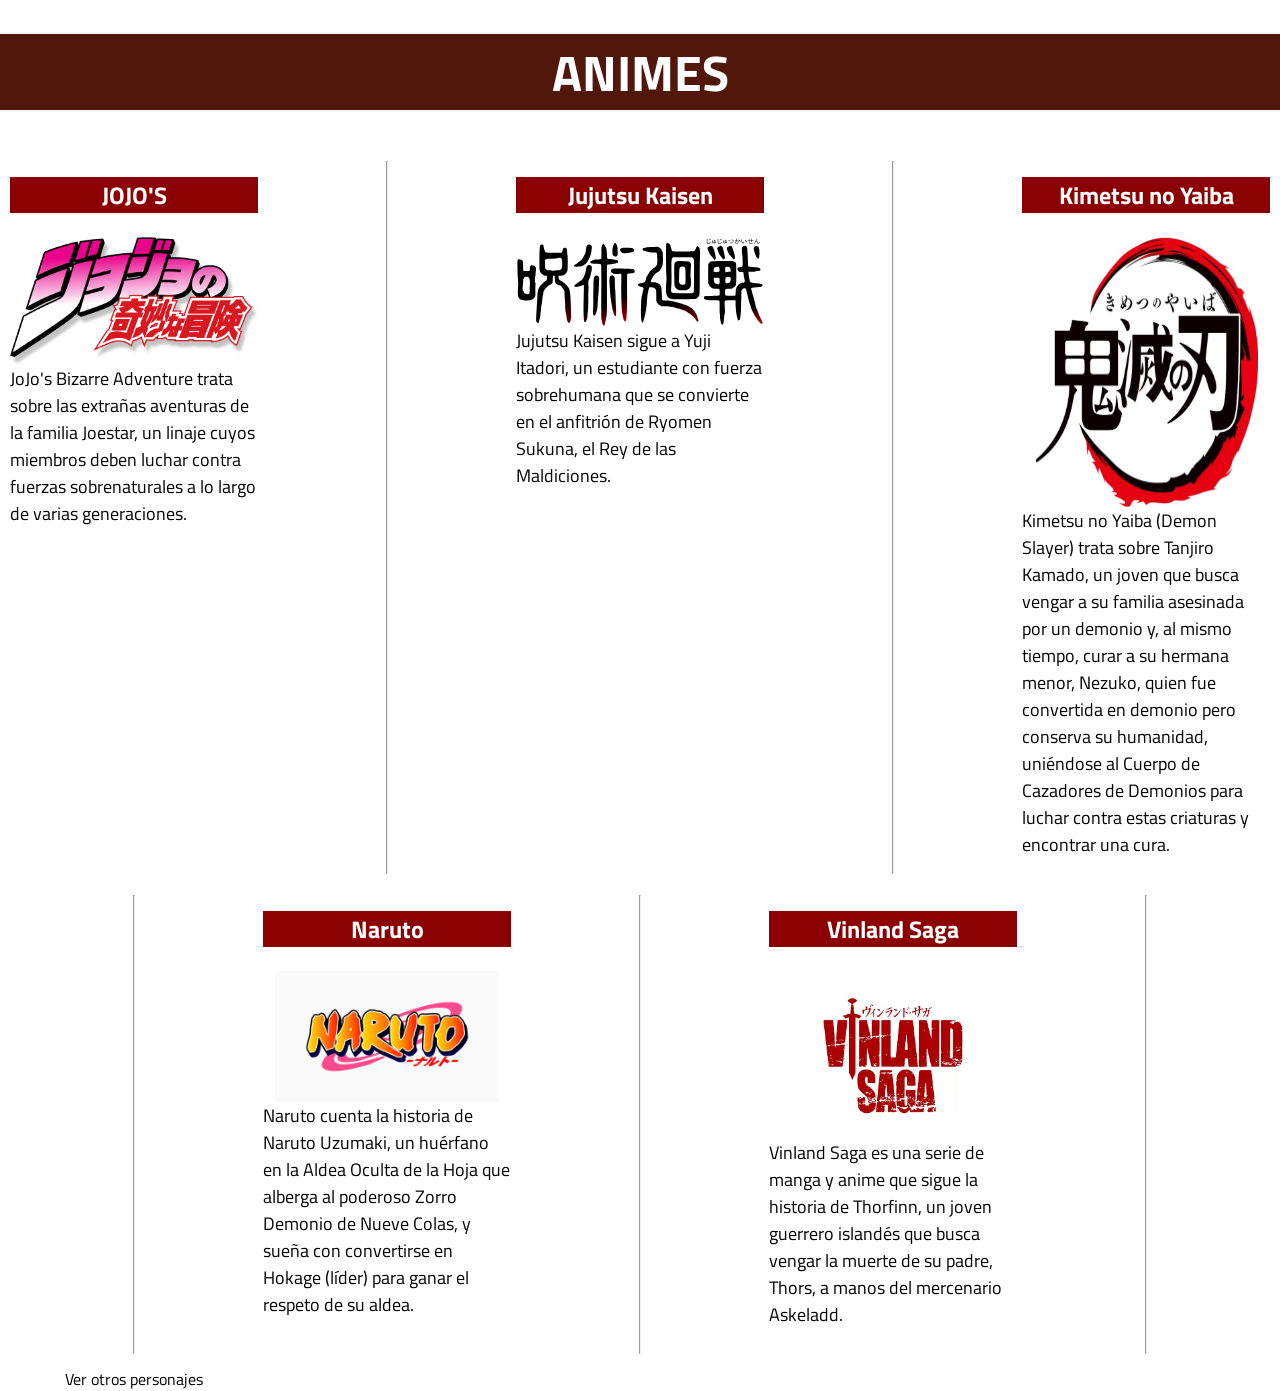
<file: ProjecteT1-P2-ING/index.html>
<!DOCTYPE html>
<html lang="ca">
<meta charset="UTF-8">
<meta name="viewport" content="width=device-width, initial-scale=1.0">
<meta http-equiv="X-UA-Compatible" content="ie=edge">
<link rel="stylesheet" href="css/index.css">
<header>
    <title>ProjecteT1-P2-ING</title>
</header>
<head>
<h1>ANIMES</h1>
</head>
<body>
<nav>
    <main>
        <article class="anime1">
            <div class="div1">
                <h3><a class="a1" href="anime1.html">JOJO'S</a></h3>
                <img class="img1" src="imagenes/JoJo's_Bizarre_Adventure_logo.png" alt="JOJOS">
                <span>JoJo's Bizarre Adventure trata sobre las extrañas aventuras de la familia Joestar, un linaje cuyos miembros deben luchar contra fuerzas sobrenaturales a lo largo de varias generaciones. </span>
                <br>
<!--                <a href="anime1.html">Enlace a Jojo's</a>-->
                <br>
            </div>
        </article>
        <hr>
        <article class="anime2">
            <div class="div2">
                <h3><a class="a2" href="anime2.html">Jujutsu Kaisen</a></h3>
                <img class="img2" src="imagenes/Jujutsu_Kaisen_(Japanese)_logo.svg" alt="Jujutsu">
                <span>Jujutsu Kaisen sigue a Yuji Itadori, un estudiante con fuerza sobrehumana que se convierte en el anfitrión de Ryomen Sukuna, el Rey de las Maldiciones.</span>
                <br>
<!--                <a href="anime2.html">Enlace a Jujutsu Kaisen</a>-->
            <br>
            </div>
        </article>
        <hr>
        <article class="anime3">
            <div class="div3">
                <h3><a class="a3" href="anime3.html ">Kimetsu no Yaiba</a></h3>
                <img class="img3" src="imagenes/b84727abde633dd81eb7e0caa8a429fd.jpg" alt="Kimetsu">
                <span>Kimetsu no Yaiba (Demon Slayer) trata sobre Tanjiro Kamado, un joven que busca vengar a su familia asesinada por un demonio y, al mismo tiempo, curar a su hermana menor, Nezuko, quien fue convertida en demonio pero conserva su humanidad, uniéndose al Cuerpo de Cazadores de Demonios para luchar contra estas criaturas y encontrar una cura. </span>
                <br>
<!--                <a href="anime3.html"> Enlace a Kimetsu no Yaiba</a>-->
                <br>
            </div>
        </article>
        <hr>
        <article class="anime4">
            <div class="div4">
                <h3><a class="a4" href="anime4.html ">Naruto</a></h3>
                <img class="img4" src="imagenes/Naruto_logo.png" alt="Naruto">
                <span>Naruto cuenta la historia de Naruto Uzumaki, un huérfano en la Aldea Oculta de la Hoja que alberga al poderoso Zorro Demonio de Nueve Colas, y sueña con convertirse en Hokage (líder) para ganar el respeto de su aldea.</span>
                <br>
<!--        <a href="anime4.html">Enlace a Naruto</a>-->
                <br>
            </div>
        </article>
        <hr>
        <article class="anime5">
            <div class="div5">
                <h3><a class="a5" href="anime5.html ">Vinland Saga</a></h3>
                <img class="img5" src="imagenes/f81af2fdf5607fce015b3c5dbc320e6d.jpg" alt="Vinland">
                <span>Vinland Saga es una serie de manga y anime que sigue la historia de Thorfinn, un joven guerrero islandés que busca vengar la muerte de su padre, Thors, a manos del mercenario Askeladd.</span>
<!--        <a href="anime5.html">Enlace a Vinland Saga</a>-->
                <br>
            </div>
        </article>
        <hr>
        <a class="carrusel" href="carrusel.html" style="text-decoration: none; text-align: center; color: black;">Ver otros personajes</a>
    </main>
</nav>
</body>
</html>
</file>
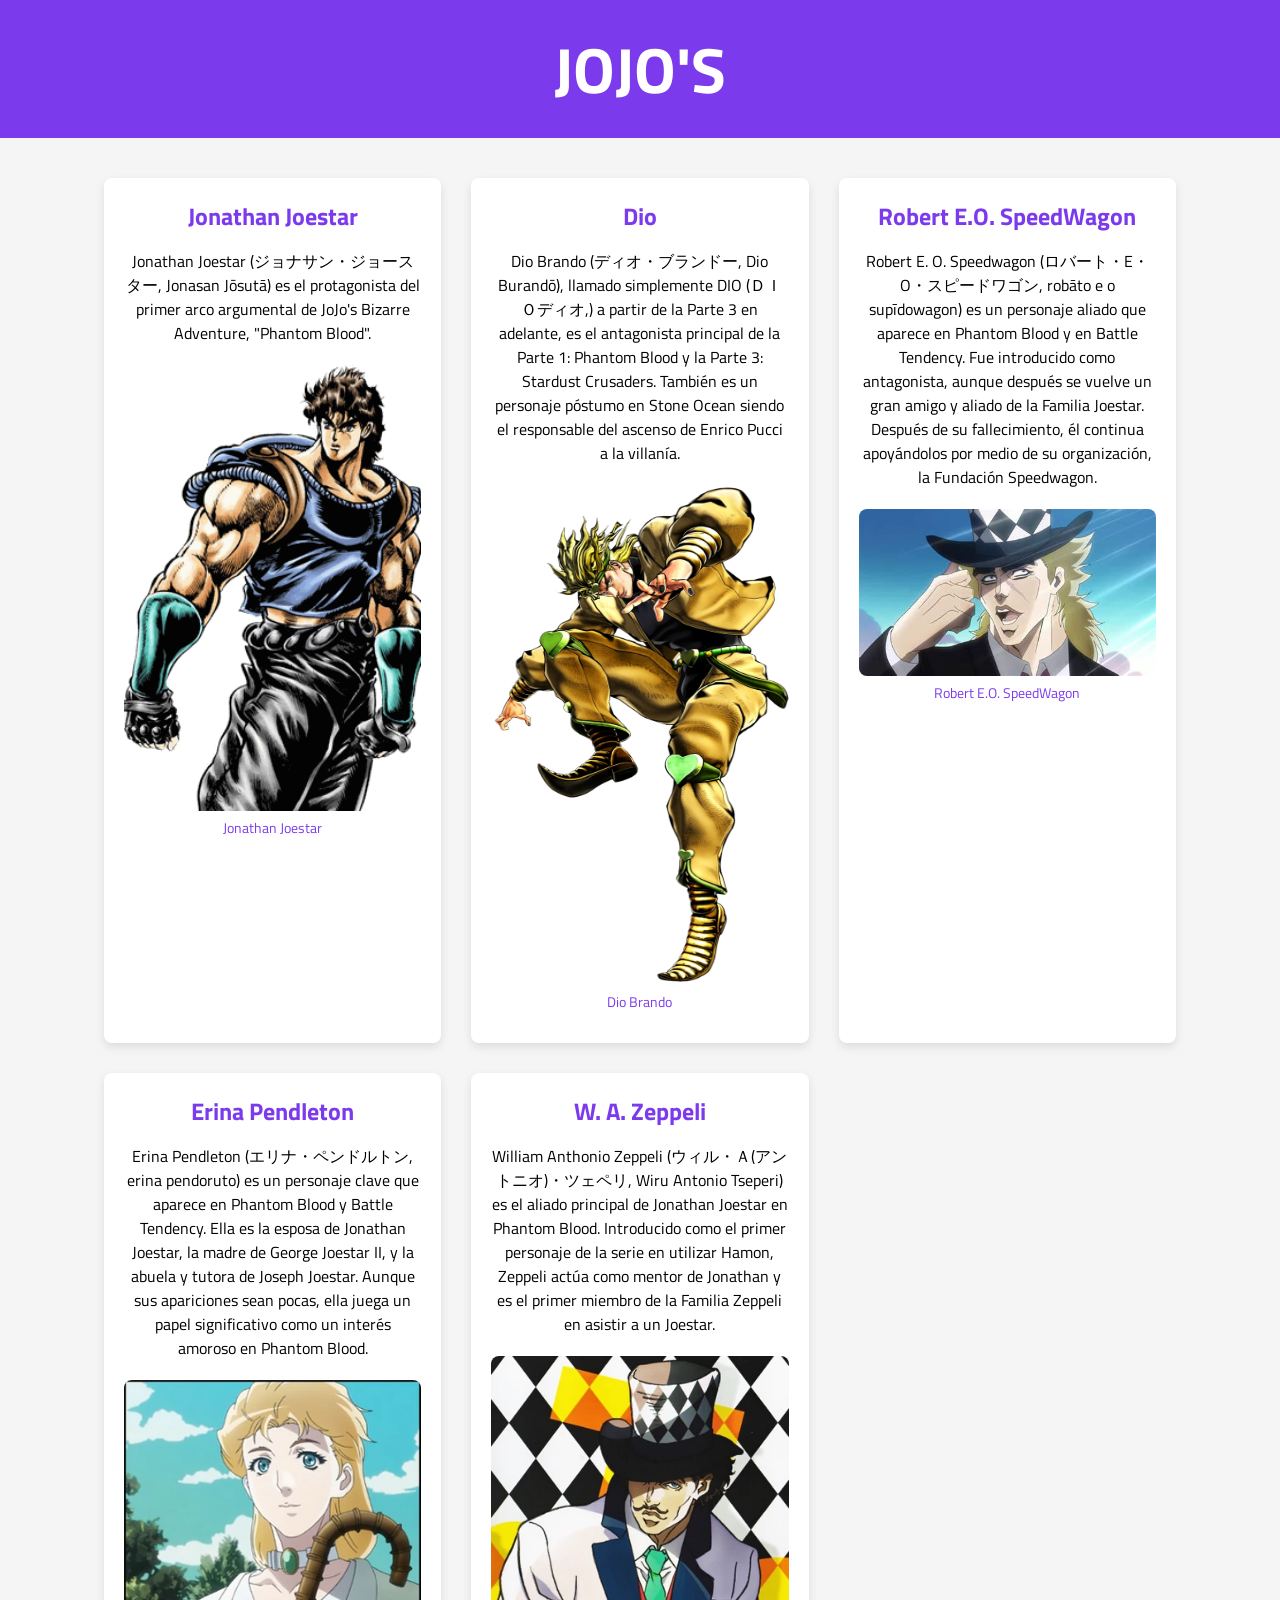
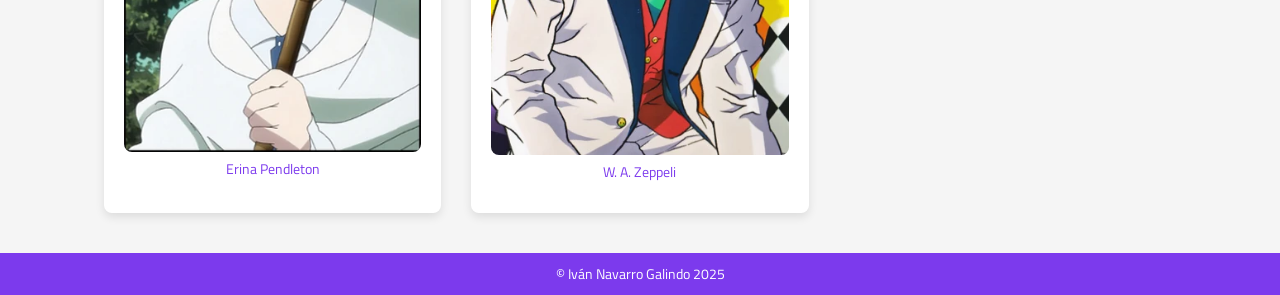
<file: ProjecteT1-P2-ING/anime1.html>
<!DOCTYPE html>
<html lang="ca">
<meta charset="UTF-8">
<link rel="stylesheet" href="css/anime1.css">
<head>
<title>JoJo's</title>
</head>
<header>
    <h1>JoJo's</h1>
</header>
<body>
<main>
    <article class="Jonathan">
        <div class="info-Jonathan">
            <h2>Jonathan Joestar</h2>
            <span>Jonathan Joestar (ジョナサン・ジョースター, Jonasan Jōsutā) es el protagonista del primer arco argumental de JoJo's Bizarre Adventure, "Phantom Blood".</span>
            <figure>
                <img src="imagenes/JonatahanJoestarAraki.png" alt="Jonathan Joestar">
                     <figcaption>Jonathan Joestar</figcaption>
            </figure>
        </div>
    </article>
    <article class="Dio">
        <div class="info-Dio">
            <h2>Dio</h2>
            <span>Dio Brando (ディオ・ブランドー, Dio Burandō), llamado simplemente DIO (ＤＩＯディオ,) a partir de la Parte 3 en adelante, es el antagonista principal de la Parte 1: Phantom Blood y la Parte 3: Stardust Crusaders. También es un personaje póstumo en Stone Ocean siendo el responsable del ascenso de Enrico Pucci a la villanía.</span>
            <figure>
                <img src="imagenes/Dio.webp" width="300" height="500" alt="Dio Brando">
                <figcaption>Dio Brando</figcaption>
            </figure>
        </div>
    </article>
    <article class="Speedwagon">
        <div class="info-Speedwagon">
            <h2>Robert E.O. SpeedWagon</h2>
            <span>Robert E. O. Speedwagon (ロバート・E・O・スピードワゴン, robāto e o supīdowagon) es un personaje aliado que aparece en Phantom Blood y en Battle Tendency. Fue introducido como antagonista, aunque después se vuelve un gran amigo y aliado de la Familia Joestar. Después de su fallecimiento, él continua apoyándolos por medio de su organización, la Fundación Speedwagon.</span>
            <figure>
                <img src="imagenes/9627mirtpec91.jpg" alt="Robert E.O. SpeedWagon">
                <figcaption>Robert E.O. SpeedWagon</figcaption>
            </figure>
        </div>
    </article>
    <article class="Erina">
        <div class="info-Erina">
            <h2>Erina Pendleton</h2>
            <span>Erina Pendleton (エリナ・ペンドルトン, erina pendoruto) es un personaje clave que aparece en Phantom Blood y Battle Tendency. Ella es la esposa de Jonathan Joestar, la madre de George Joestar II, y la abuela y tutora de Joseph Joestar.
                Aunque sus apariciones sean pocas, ella juega un papel significativo como un interés amoroso en Phantom Blood.</span>
            <figure>
                <img src="imagenes/Erina_Anime.webp" alt="Erina Pendleton">
                <figcaption>Erina Pendleton</figcaption>
            </figure>
        </div>
    </article>
    <article class="W. A. Zeppeli">
        <div class="info-W. A. Zeppeli">
            <h2>W. A. Zeppeli</h2>
            <span>William Anthonio Zeppeli (ウィル・Ａ(アントニオ)・ツェペリ, Wiru Antonio Tseperi) es el aliado principal de Jonathan Joestar en Phantom Blood.
                Introducido como el primer personaje de la serie en utilizar Hamon, Zeppeli actúa como mentor de Jonathan y es el primer miembro de la Familia Zeppeli en asistir a un Joestar.</span>
            <figure>
                <img src="imagenes/William_Zeppeli_anime.webp" alt="W. A. Zeppeli">
                <figcaption>W. A. Zeppeli</figcaption>
            </figure>
        </div>
    </article>
</main>
    <footer>
        <p>&copy; Iván Navarro Galindo 2025</p>
    </footer>

</body>
</html>
</file>
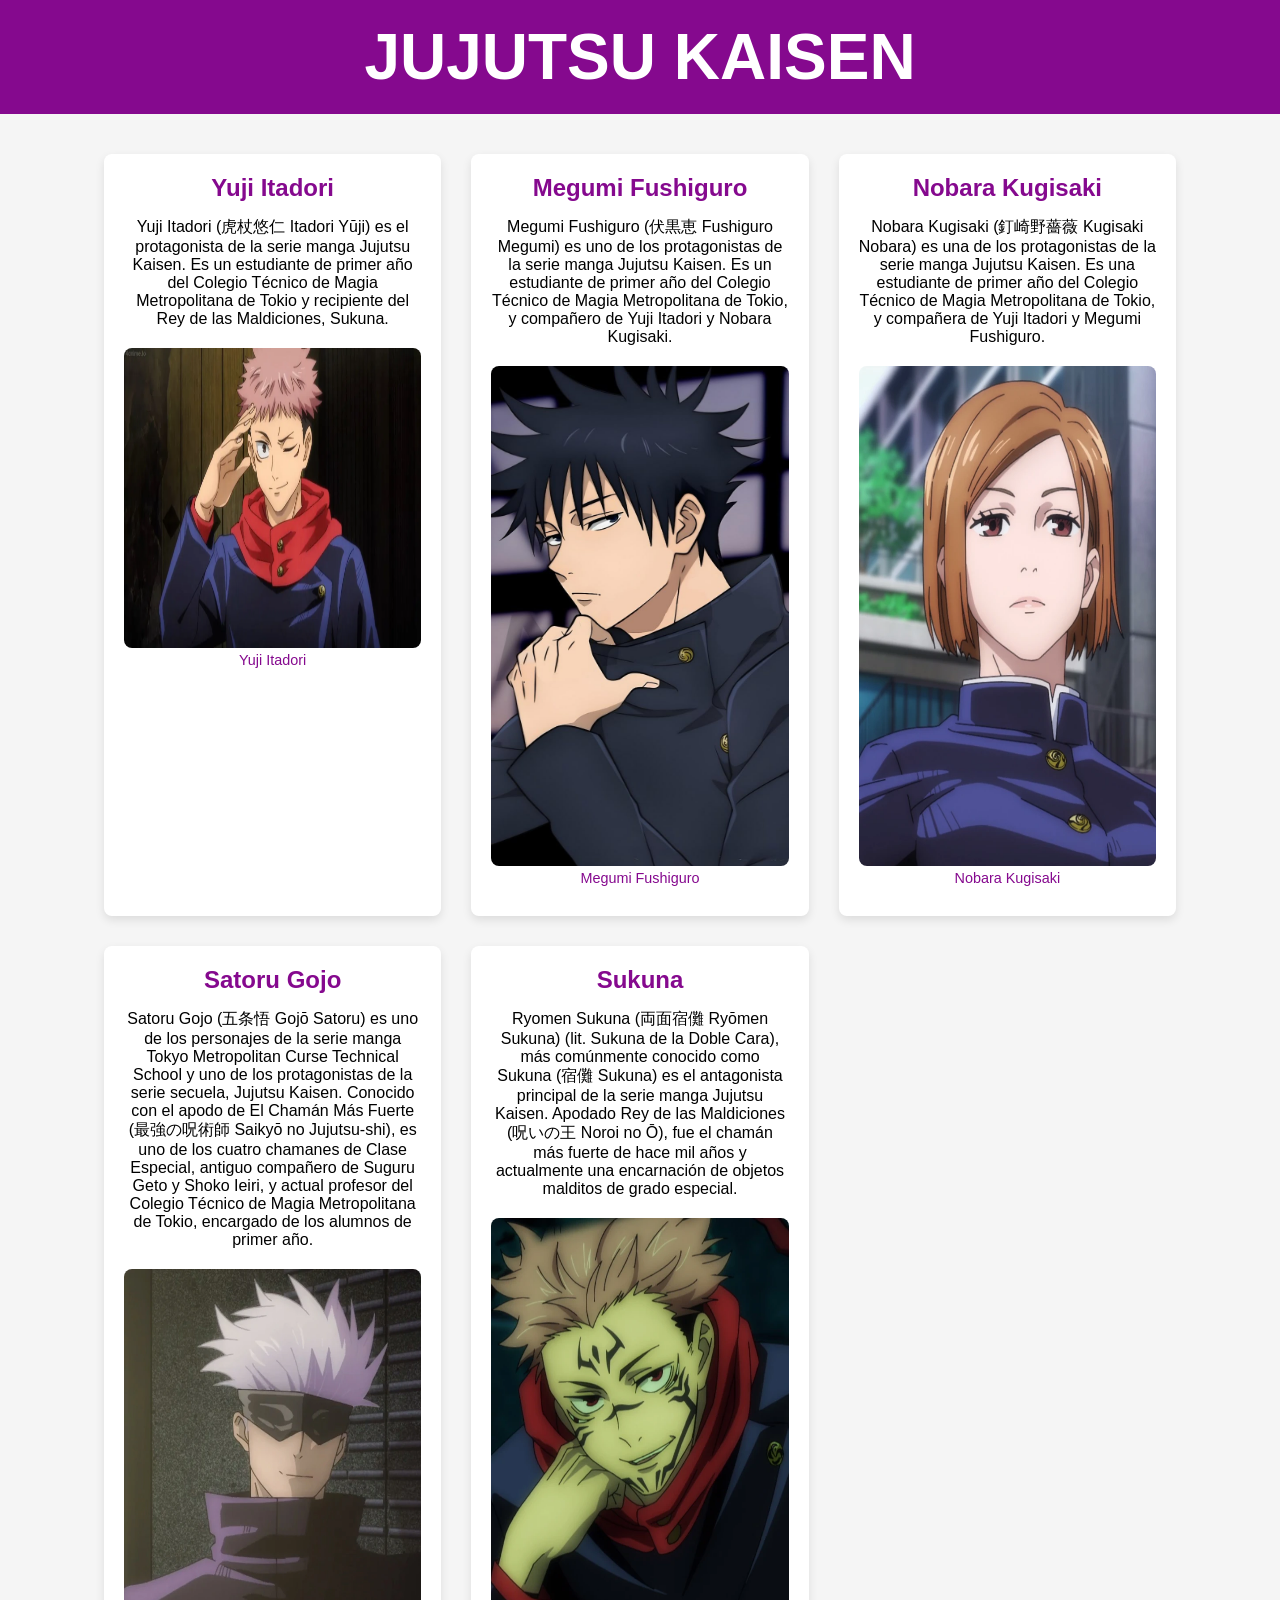
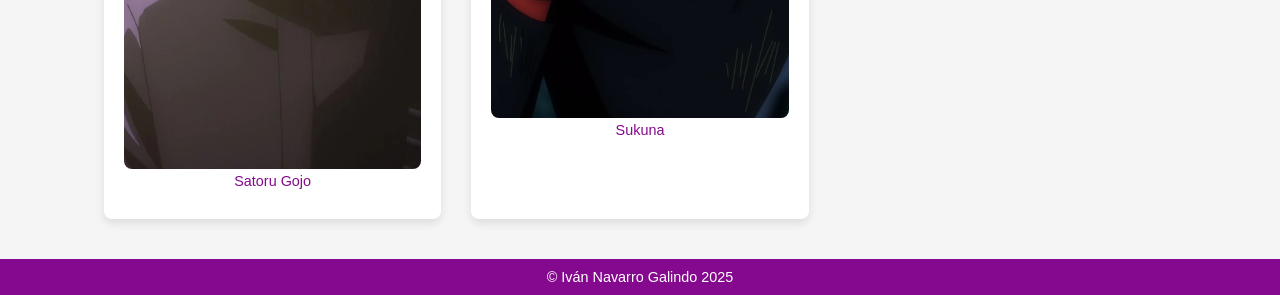
<file: ProjecteT1-P2-ING/anime2.html>
<!DOCTYPE html>
<html lang="ca">
<head>
    <meta charset="UTF-8">
    <link rel="stylesheet" href="css/anime2.css">
    <title>Jujutsu Kaisen</title>
</head>
<header>
    <h1>Jujutsu kaisen</h1>
</header>
<body>
<main>
    <article class="Itadori">
        <div class="info-Itadori">
            <h2>Yuji Itadori</h2>
            <span>Yuji Itadori (虎杖悠仁 Itadori Yūji) es el protagonista de la serie manga Jujutsu Kaisen. Es un estudiante de primer año del Colegio Técnico de Magia Metropolitana de Tokio y recipiente del Rey de las Maldiciones, Sukuna.</span>
            <figure>
                <img src="imagenes/Yuji-Itadori1.webp" width="500" height="300" alt="Itadori">
                <figcaption>Yuji Itadori</figcaption>
            </figure>
        </div>
    </article>
    <article class="Megumi">
        <div class="info-Megumi">
            <h2>Megumi Fushiguro</h2>
            <span>Megumi Fushiguro (伏黒恵 Fushiguro Megumi) es uno de los protagonistas de la serie manga Jujutsu Kaisen. Es un estudiante de primer año del Colegio Técnico de Magia Metropolitana de Tokio, y compañero de Yuji Itadori y Nobara Kugisaki.</span>
            <figure>
                <img src="imagenes/74313c546f989776ec6e3d3c093f0fb6.jpg" width="500" height="500" alt="Megumi Fushiguro">
                <figcaption>Megumi Fushiguro</figcaption>
            </figure>
        </div>
    </article>
    <article class="Nobara">
        <div class="info-Nobara">
            <h2>Nobara Kugisaki</h2>
            <span>Nobara Kugisaki (釘崎野薔薇 Kugisaki Nobara) es una de los protagonistas de la serie manga Jujutsu Kaisen. Es una estudiante de primer año del Colegio Técnico de Magia Metropolitana de Tokio, y compañera de Yuji Itadori y Megumi Fushiguro.</span>
            <figure>
                <img src="imagenes/Nobara_Kugisaki_-_Anime.webp" height="500" width="500" alt="Nobara Kugisaki">
                <figcaption>Nobara Kugisaki</figcaption>
            </figure>
        </div>
    </article>
    <article class="Gojo">
        <div class="info-Gojo">
            <h2>Satoru Gojo</h2>
            <span>Satoru Gojo (五条悟 Gojō Satoru) es uno de los personajes de la serie manga Tokyo Metropolitan Curse Technical School y uno de los protagonistas de la serie secuela, Jujutsu Kaisen. Conocido con el apodo de El Chamán Más Fuerte (最強の呪術師 Saikyō no Jujutsu-shi), es uno de los cuatro chamanes de Clase Especial, antiguo compañero de Suguru Geto y Shoko Ieiri, y actual profesor del Colegio Técnico de Magia Metropolitana de Tokio, encargado de los alumnos de primer año.</span>
            <figure>
                <img src="imagenes/Satoru_Gojo_-_Anime.webp" height="500" width="500" alt="Gojo">
                <figcaption>Satoru Gojo</figcaption>
            </figure>
        </div>
    </article>
    <article class="Sukuna">
        <div class="info-Sukuna">
            <h2>Sukuna</h2>
            <span>Ryomen Sukuna (両面宿儺 Ryōmen Sukuna) (lit. Sukuna de la Doble Cara), más comúnmente conocido como Sukuna (宿儺 Sukuna) es el antagonista principal de la serie manga Jujutsu Kaisen. Apodado Rey de las Maldiciones (呪いの王 Noroi no Ō), fue el chamán más fuerte de hace mil años y actualmente una encarnación de objetos malditos de grado especial.</span>
            <figure>
                <img src="imagenes/Sukuna_-_Anime.webp" alt="Sukuna" width="500" height="500">
                <figcaption>Sukuna</figcaption>
            </figure>
        </div>
    </article>
</main>
    <footer>
        <p>&copy; Iván Navarro Galindo 2025</p>
    </footer>
</body>
</html>
</file>
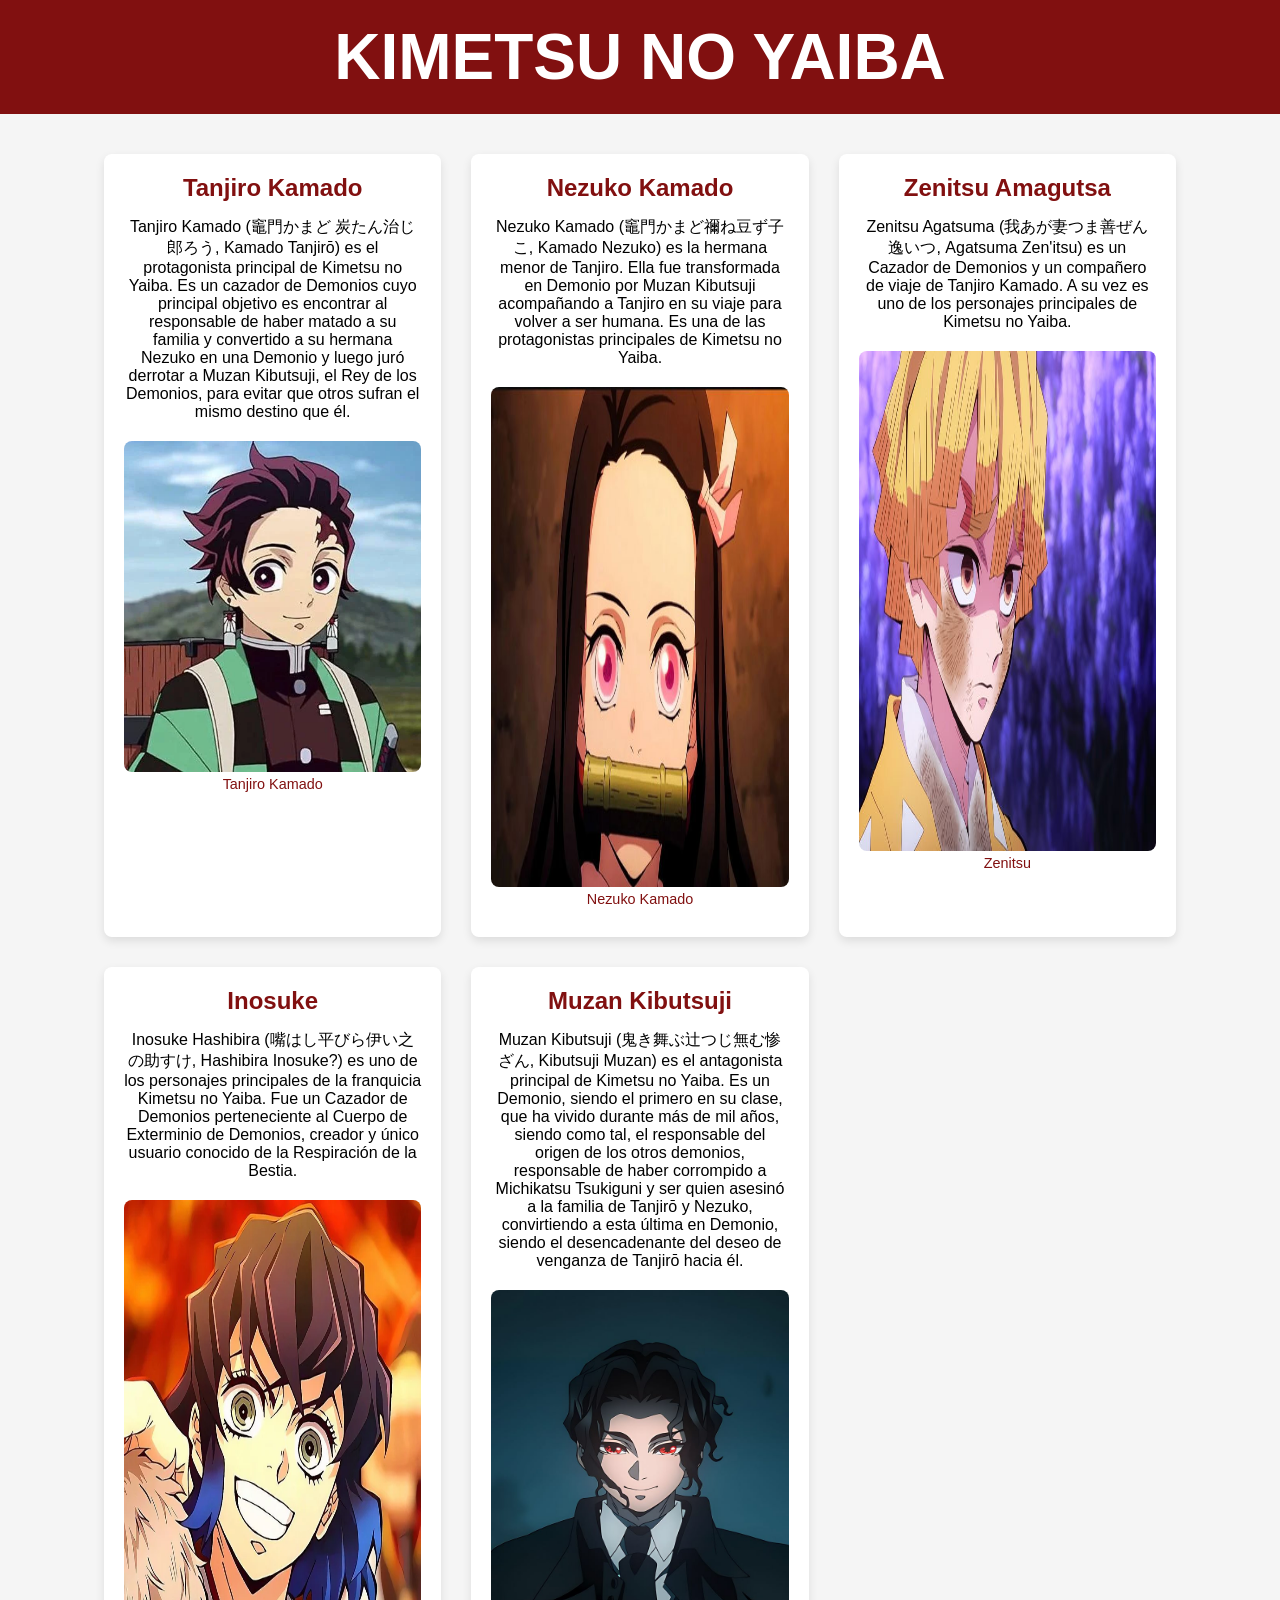
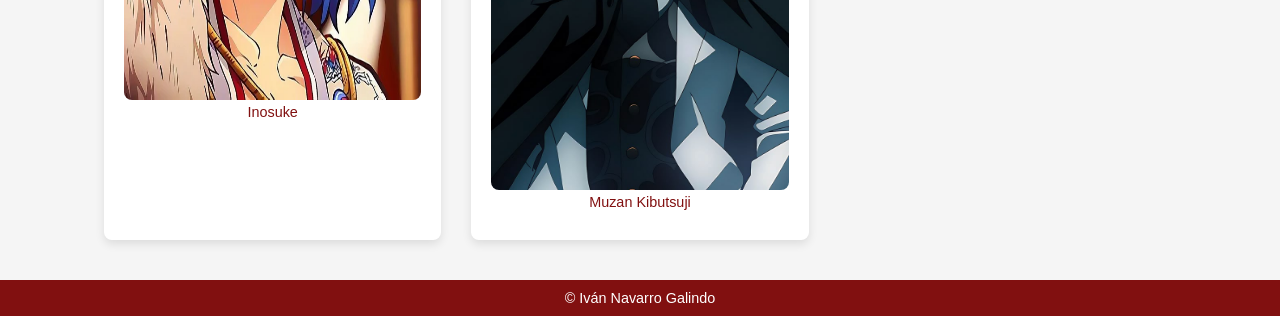
<file: ProjecteT1-P2-ING/anime3.html>
<!Doctype html>
<html lang="ca">
<meta charset="UTF-8">
<head>
    <link rel="stylesheet"  href="css/anime3.css">
    <title>Kimetsu no yaiba</title>
</head>
<header>
    <h1>Kimetsu no yaiba</h1>
</header>
<body>
<main>
    <article class="Tanjiro">
        <div class="info-Tanjiro">
            <h2>Tanjiro Kamado</h2>
            <span>Tanjiro Kamado (竈門かまど 炭たん治じ郎ろう, Kamado Tanjirō) es el protagonista principal de Kimetsu no Yaiba. Es un cazador de Demonios cuyo principal objetivo es encontrar al responsable de haber matado a su familia y convertido a su hermana Nezuko en una Demonio y luego juró derrotar a Muzan Kibutsuji, el Rey de los Demonios, para evitar que otros sufran el mismo destino que él.</span>
            <figure>
                <img src="imagenes/tanjiro-kamado-generally-speaking-are-you-a-calm-reasonable-v0-d8e7h2pi8exc1.webp" alt="Tanjiro">
                <figcaption>Tanjiro Kamado</figcaption>
            </figure>
        </div>
    </article>
    <article class="Nezuko">
        <div class="info-Nezuko">
            <h2>Nezuko Kamado</h2>
            <span>Nezuko Kamado (竈門かまど禰ね豆ず子こ, Kamado Nezuko) es la hermana menor de Tanjiro. Ella fue transformada en Demonio por Muzan Kibutsuji acompañando a Tanjiro en su viaje para volver a ser humana. Es una de las protagonistas principales de Kimetsu no Yaiba.</span>
            <figure>
                <img src="imagenes/nezuko-kamado-demon-slayer.jpg" width="500" height="500" alt="Nezuko">
                <figcaption>Nezuko Kamado</figcaption>
            </figure>
        </div>
    </article>
    <article class="Zenitsu">
        <div class="info-Zenitsu">
            <h2>Zenitsu Amagutsa</h2>
            <span>Zenitsu Agatsuma (我あが妻つま善ぜん逸いつ, Agatsuma Zen'itsu) es un Cazador de Demonios y un compañero de viaje de Tanjiro Kamado. A su vez es uno de los personajes principales de Kimetsu no Yaiba.</span>
            <figure>
                <img src="imagenes/zenitsu-2.jpg" width="500" height="500" alt="Zenitsu">
                <figcaption>Zenitsu</figcaption>
            </figure>
        </div>
    </article>
    <article class="Inosuke">
        <div class="info-Inosuke">
            <h2>Inosuke</h2>
            <span>Inosuke Hashibira (嘴はし平びら伊い之の助すけ, Hashibira Inosuke?) es uno de los personajes principales de la franquicia Kimetsu no Yaiba. Fue un Cazador de Demonios perteneciente al Cuerpo de Exterminio de Demonios, creador y único usuario conocido de la Respiración de la Bestia.</span>
            <figure>
                <img src="imagenes/inosuke-hashibira-demon-slayer-vs-arataki-itto-genshin-v0-t4q1wave4kue1.webp" width="500" height="500" alt="Inosuke">
                <figcaption>Inosuke</figcaption>
            </figure>
        </div>
    </article>
    <article class="Muzan Kibutsuji">
        <div class="info-Muzan Kibutsuji">
            <h2>Muzan Kibutsuji</h2>
            <span>Muzan Kibutsuji (鬼き舞ぶ辻つじ無む惨ざん, Kibutsuji Muzan) es el antagonista principal de Kimetsu no Yaiba. Es un Demonio, siendo el primero en su clase, que ha vivido durante más de mil años, siendo como tal, el responsable del origen de los otros demonios, responsable de haber corrompido a Michikatsu Tsukiguni y ser quien asesinó a la familia de Tanjirō y Nezuko, convirtiendo a esta última en Demonio, siendo el desencadenante del deseo de venganza de Tanjirō hacia él.</span>
            <figure>
                <img src="imagenes/a22ade1722acce9fa2e5e57bc38d91a9.jpg" width="500" height="500" alt="Muzan Kibutsuji">
                <figcaption>Muzan Kibutsuji</figcaption>
            </figure>
        </div>
    </article>
</main>
    <footer>
        <p>&copy; Iván Navarro Galindo</p>
    </footer>



</body>

</html>
</file>
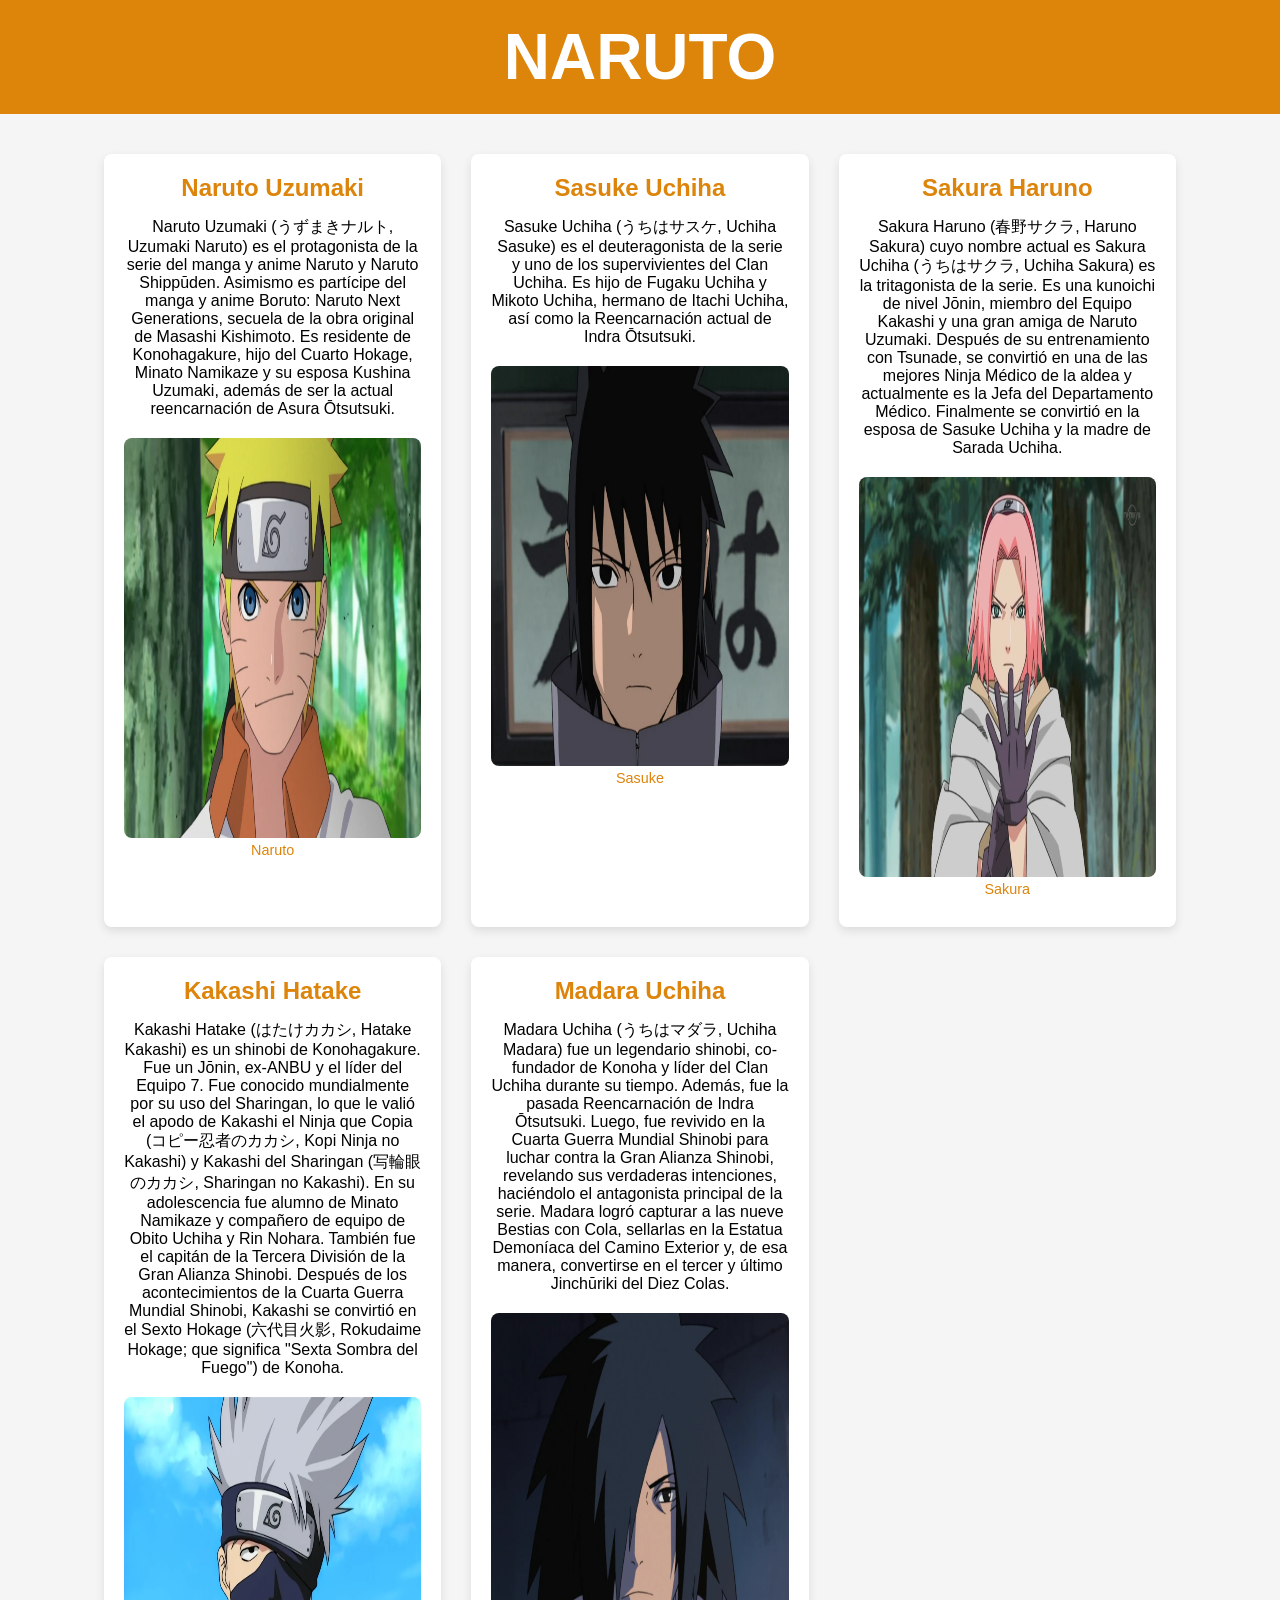
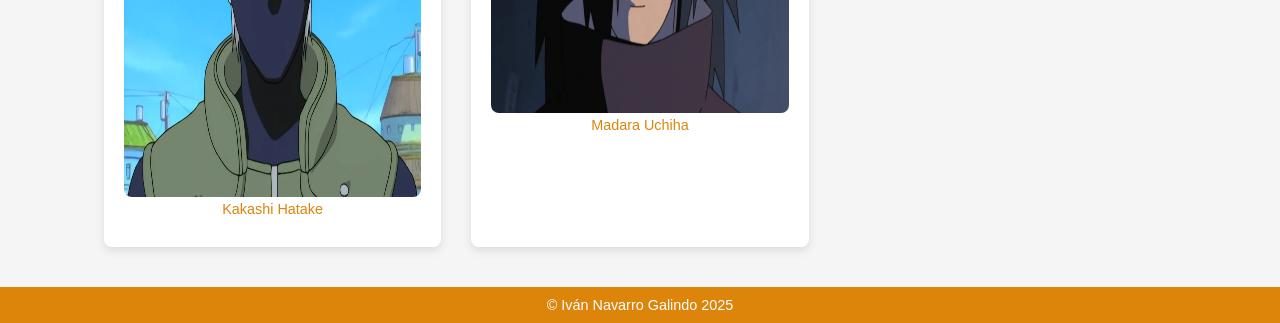
<file: ProjecteT1-P2-ING/anime4.html>
<!Doctype html>
<html lang="ca">
<meta charset="UTF-8">
<head>
    <link rel="stylesheet" href="css/anime4.css">
    <title>Naruto</title>
</head>
<header>
    <h1>Naruto</h1>
</header>
<body>
<main>
    <article class="Naruto">
        <div class="info-Naruto">
            <h2>Naruto Uzumaki</h2>
            <span>Naruto Uzumaki (うずまきナルト, Uzumaki Naruto) es el protagonista de la serie del manga y anime Naruto y Naruto Shippūden. Asimismo es partícipe del manga y anime Boruto: Naruto Next Generations, secuela de la obra original de Masashi Kishimoto. Es residente de Konohagakure, hijo del Cuarto Hokage, Minato Namikaze y su esposa Kushina Uzumaki, además de ser la actual reencarnación de Asura Ōtsutsuki.</span>
            <figure>
                <img src="imagenes/Naruto_Uzumaki_HD.webp" height="400" width="600" alt="Naruto">
                <figcaption>Naruto</figcaption>
            </figure>
        </div>
    </article>
    <article class="Sasuke">
        <div class="info-Sasuke">
            <h2>Sasuke Uchiha</h2>
            <span>Sasuke Uchiha (うちはサスケ, Uchiha Sasuke) es el deuteragonista de la serie y uno de los supervivientes del Clan Uchiha. Es hijo de Fugaku Uchiha y Mikoto Uchiha, hermano de Itachi Uchiha, así como la Reencarnación actual de Indra Ōtsutsuki.</span>
            <figure>
                <img src="imagenes/Sasuke_Uchiha_Ninja_Renegado.webp" width="600" height="400" alt="Sasuke">
                <figcaption>Sasuke</figcaption>
            </figure>
        </div>
    </article>
    <article class="Sakura">
        <div class="info-Sakura">
            <h2>Sakura Haruno</h2>
            <span>Sakura Haruno (春野サクラ, Haruno Sakura) cuyo nombre actual es Sakura Uchiha (うちはサクラ, Uchiha Sakura) es la tritagonista de la serie. Es una kunoichi de nivel Jōnin, miembro del Equipo Kakashi y una gran amiga de Naruto Uzumaki. Después de su entrenamiento con Tsunade, se convirtió en una de las mejores Ninja Médico de la aldea y actualmente es la Jefa del Departamento Médico. Finalmente se convirtió en la esposa de Sasuke Uchiha y la madre de Sarada Uchiha.</span>
            <figure>
                <img src="imagenes/Sakura_Haruno_II_HD.webp" height="400" width="600" alt="Sakura">
                <figcaption>Sakura</figcaption>
            </figure>
        </div>
    </article>
    <article class="Kakashi">
        <div class="info-Kakashi">
            <h2>Kakashi Hatake</h2>
            <span>Kakashi Hatake (はたけカカシ, Hatake Kakashi) es un shinobi de Konohagakure. Fue un Jōnin, ex-ANBU y el líder del Equipo 7. Fue conocido mundialmente por su uso del Sharingan, lo que le valió el apodo de Kakashi el Ninja que Copia (コピー忍者のカカシ, Kopi Ninja no Kakashi) y Kakashi del Sharingan (写輪眼のカカシ, Sharingan no Kakashi). En su adolescencia fue alumno de Minato Namikaze y compañero de equipo de Obito Uchiha y Rin Nohara. También fue el capitán de la Tercera División de la Gran Alianza Shinobi. Después de los acontecimientos de la Cuarta Guerra Mundial Shinobi, Kakashi se convirtió en el Sexto Hokage (六代目火影, Rokudaime Hokage; que significa "Sexta Sombra del Fuego") de Konoha.</span>
            <figure>
                <img src="imagenes/Kakashi_Hatake_Parte_I_y_II_Anime.webp" height="400" width="600" alt="Kakashi Hatake">
                <figcaption>Kakashi Hatake</figcaption>
            </figure>
        </div>
    </article>
    <article class="Madara">
        <div class="info-Madara">
            <h2>Madara Uchiha</h2>
            <span>Madara Uchiha (うちはマダラ, Uchiha Madara) fue un legendario shinobi, co-fundador de Konoha y líder del Clan Uchiha durante su tiempo. Además, fue la pasada Reencarnación de Indra Ōtsutsuki. Luego, fue revivido en la Cuarta Guerra Mundial Shinobi para luchar contra la Gran Alianza Shinobi, revelando sus verdaderas intenciones, haciéndolo el antagonista principal de la serie. Madara logró capturar a las nueve Bestias con Cola, sellarlas en la Estatua Demoníaca del Camino Exterior y, de esa manera, convertirse en el tercer y último Jinchūriki del Diez Colas.</span>
            <figure>
                <img src="imagenes/Madara_de_Joven.webp" height="400" width="600" alt="Madara Uchiha">
                <figcaption>Madara Uchiha</figcaption>
            </figure>
        </div>
    </article>
</main>
    <footer>
        <p>&copy; Iván Navarro Galindo 2025</p>
    </footer>


</body>
</html>
</file>
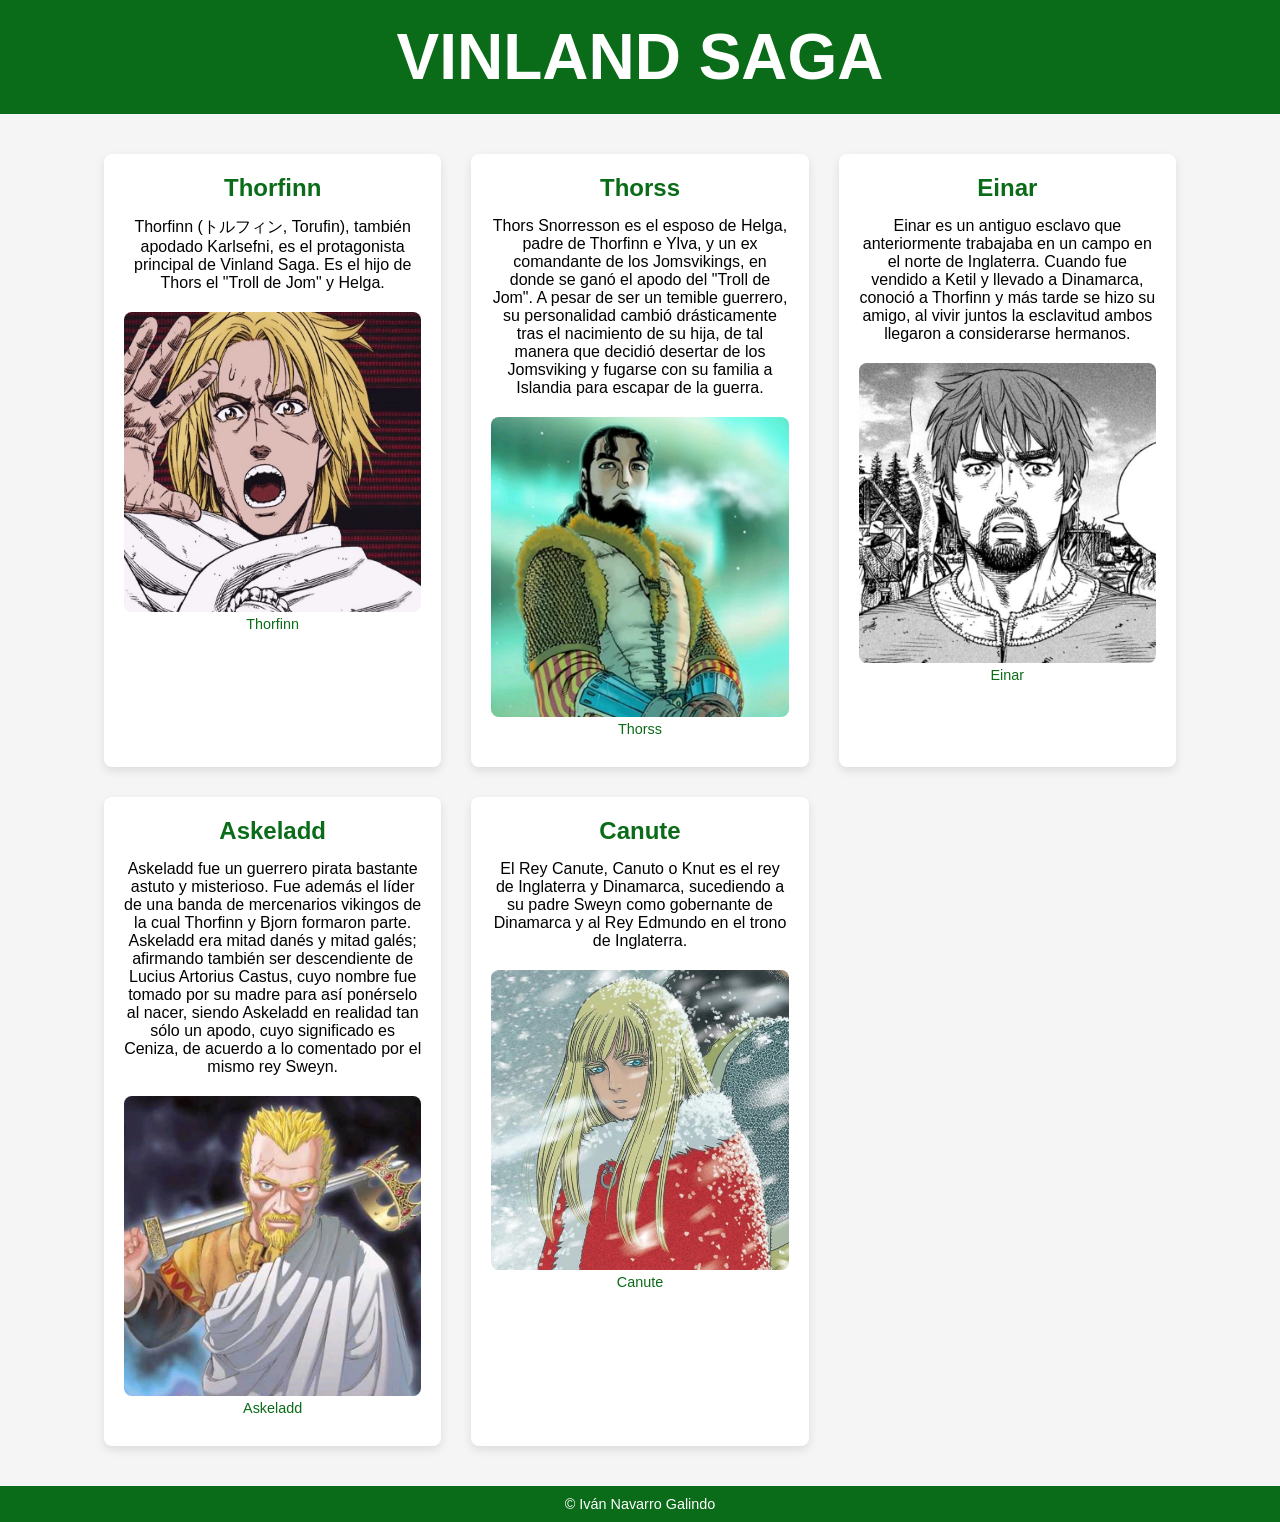
<file: ProjecteT1-P2-ING/anime5.html>
<!Doctype html>
<html lang="ca">
<meta charset="UTF-8">
<head>
    <link rel="stylesheet" href="css/anime5.css">
    <title>Vinland Saga</title>
</head>
<header>
    <h1>Vinland Saga</h1>
</header>
<body>
<main>
    <article class="Thorfinn">
        <div class="info-Thorfinn">
            <h2>Thorfinn</h2>
            <span>Thorfinn (トルフィン, Torufin), también apodado Karlsefni, es el protagonista principal de Vinland Saga. Es el hijo de Thors el "Troll de Jom" y Helga.</span>
            <figure>
                <img src="imagenes/THORFINN.webp" alt="Thorfinn" width="300" height="300">
                <figcaption>Thorfinn</figcaption>
            </figure>
        </div>
    </article>
    <article class="Thorss">
        <div class="info-Thorss">
            <h2>Thorss</h2>
            <span>Thors Snorresson es el esposo de Helga, padre de Thorfinn e Ylva, y un ex comandante de los Jomsvikings, en donde se ganó el apodo del "Troll de Jom". A pesar de ser un temible guerrero, su personalidad cambió drásticamente tras el nacimiento de su hija, de tal manera que decidió desertar de los Jomsviking y fugarse con su familia a Islandia para escapar de la guerra.</span>
            <figure>
                <img src="imagenes/Thors_Snorresson.webp" alt="Thorss" width="300" height="300">
                <figcaption>Thorss</figcaption>
            </figure>
        </div>
    </article>
    <article class="Einar">
        <div class="info-Einar">
            <h2>Einar</h2>
            <span>Einar es un antiguo esclavo que anteriormente trabajaba en un campo en el norte de Inglaterra. Cuando fue vendido a Ketil y llevado a Dinamarca, conoció a Thorfinn y más tarde se hizo su amigo, al vivir juntos la esclavitud ambos llegaron a considerarse hermanos.</span>
            <figure>
                <img src="imagenes/Einar.webp" alt="Einar" width="300" height="300">
                <figcaption>Einar</figcaption>
            </figure>
        </div>
    </article>
    <article class="Askeladd">
        <div class="info-Askeladd">
            <h2>Askeladd</h2>
            <span>Askeladd fue un guerrero pirata bastante astuto y misterioso. Fue además el líder de una banda de mercenarios vikingos de la cual Thorfinn y Bjorn formaron parte. Askeladd era mitad danés y mitad galés; afirmando también ser descendiente de Lucius Artorius Castus, cuyo nombre fue tomado por su madre para así ponérselo al nacer, siendo Askeladd en realidad tan sólo un apodo, cuyo significado es Ceniza, de acuerdo a lo comentado por el mismo rey Sweyn.</span>
            <figure>
                <img src="imagenes/Askeladd.webp" alt="Askeladd" width="300" height="300">
                <figcaption>Askeladd</figcaption>
            </figure>
        </div>
    </article>
    <article class="Canute">
        <div class="info-Canute">
            <h2>Canute</h2>
            <span>El Rey Canute, Canuto o Knut es el rey de Inglaterra y Dinamarca, sucediendo a su padre Sweyn como gobernante de Dinamarca y al Rey Edmundo en el trono de Inglaterra.</span>
            <figure>
                <img src="imagenes/Canute_3F1014%2529.webp" alt="Canute" width="300" height="300">
                <figcaption>Canute</figcaption>
            </figure>
        </div>
    </article>
</main>
<footer>
    <p>&copy; Iván Navarro Galindo</p>
</footer>
</body>
</html>
</file>
<file: ProjecteT1-P2-ING/css/index.css>
@import url('https://fonts.googleapis.com/css2?family=Titillium+Web:wght@200;300;400;600;700;900&display=swap');

/*Estilo principal*/
html,
body {
    font-family: 'Titillium Web', sans-serif;
    margin: 0;
    padding: 0;
    margin-bottom: 30px;
}

.a1 {
    text-decoration: none;
    color: inherit;
}
.a2 {
    text-decoration: none;
    color: inherit;
}
.a3 {
    text-decoration: none;
    color: inherit;
}
.a4 {
    text-decoration: none;
    color: inherit;
}
.a5 {
    text-decoration: none;
    color: inherit;
}

h3 {
    text-decoration: none;
    font-size: 24px;
    background-color: darkred;
    color: #fff;
    text-align: center;
}
h3:hover {
    text-decoration: underline;
}

h1 {
    background-color: #52170b ;
    color: white;
    text-align: center;
    font-size: 50px;
}

span {
    font-size: 18px;
}
.img1 {
    height: 100%;
    width: 100%;
    margin: 0 auto;
    display: block;
}
.img2 {
    height: 100%;
    width: 100%;
    margin: 0 auto;
    display: block;
}
.img3 {
    height: 30vh;
    width: 90%;
    margin: 0 auto;
    display: block;
}
.img4 {
    height: 50%;
    width: 90%;
    margin: 0 auto;
    display: block;
}
.img5 {
    height: 50%;
    width: 90%;
    margin: 0 auto;
    display: block;
}

/*carrusel*/
.carrusel {
    justify-content: center;
    text-align: center;
}
/*Grid*/

main {
    display: grid;
    grid-template-columns: repeat(5, 1fr);
    gap: 5px;
    padding: 10px;
    height: 100vh;
}
/*Animes*/

.anime5 {
    padding-bottom: 20px;
}
.anime4 {
    padding-bottom: 20px;
}




/*Animaciones*/

.anime1:hover {
    transform: scale(1.02);
    box-shadow: 0 10px 20px rgba(0, 0, 0, 0.3);
}

.anime2:hover {
    transform: scale(1.02);
    box-shadow: 0 10px 20px rgba(0, 0, 0, 0.3);

}
.anime3:hover {
    transform: scale(1.02);
    box-shadow: 0 10px 20px rgba(0, 0, 0, 0.3);

}
.anime4:hover {
    transform: scale(1.02);
    box-shadow: 0 10px 20px rgba(0, 0, 0, 0.3);

}
.anime5:hover {
    transform: scale(1.02);
    box-shadow: 0 10px 20px rgba(0, 0, 0, 0.3);

}
/*.anime1::before {
    content: "";
    position: absolute;
    top: 0;
    left: 0;
    width: 100%;
    height: 100%;
    background: url("imagenes/thumb-1920-755323.jpg") no-repeat center center;
    background-size: cover;
    opacity: 0;
    transition: opacity 0.3s ease-in-out;
}

.anime1:hover::before {
    opacity: 0.7;
}*/


/*Movil*/
@media (max-width: 768px) {
    main {
        grid-template-columns: 1fr;
    }
    .anime1,
    .anime2,
    .anime3,
    .anime4,
    .anime5,
     br {
        grid-column: 1;
    }

    .anime1 {
        grid-row: 1;
    }
    .anime2 {
        grid-row: 2;
    }
    .anime3 {
        grid-row: 3;
    }
    .anime4 {
        grid-row: 4;
    }
    .anime5 {
        grid-row: 5;
    }
}
</file>
<file: ProjecteT1-P2-ING/css/anime1.css>
@import url('https://fonts.googleapis.com/css2?family=Titillium+Web:wght@200;300;400;600;700;900&display=swap');

/*html,*/
/*body {*/
/*    font-family: 'Titillium Web', sans-serif;*/
/*    margin: 0;*/
/*    padding: 0;*/
/*    margin-bottom: 30px;*/
/*}*/

/*!*!*Estilo principal*!*!*/
/*header h1 {*/
/*    font-family: 'Titillium Web', sans-serif;*/
/*    font-size: 3rem;*/
/*    background-color: #52170b;*/
/*    color: #fff;*/
/*    text-align: center;*/
/*}*/

/*article {*/
/*    display: flex;*/
/*    flex-direction: column;*/
/*    gap: 20px;*/
/*    text-align: center;*/
/*    align-items: center;*/
/*    justify-content: center;*/
/*}*/


/*footer {*/
/*    text-align: center;*/
/*    justify-content: center;*/
/*    align-items: center;*/
/*    background-color: #52170b;*/
/*    color: #fff;*/
/*}*/

/* Definimos algunas variables para colores y fuentes */
:root {
    --primary-color: #7c3aed;
    --secondary-color: #d1d5db;
    --background-color: #f5f5f5;
    --font-family: 'Arial', sans-serif;
}

/* Reseteo básico */
* {
    margin: 0;
    padding: 0;
    box-sizing: border-box;
}

body {
    font-family: 'Titillium Web', sans-serif;
    background-color: var(--background-color);
    display: flex;
    justify-content: center;
    align-items: center;
    flex-direction: column;
    min-height: 100vh;
}

/* Header */
header {
    background-color: var(--primary-color);
    width: 100%;
    padding: 20px;
    text-align: center;
    color: white;
    font-size: 2em;
    text-transform: uppercase;
    animation: fadeIn 1s ease-out;
}

/* Grid Layout para el Main */
main {
    display: grid;
    grid-template-columns: repeat(auto-fit, minmax(300px, 1fr));
    gap: 30px;
    width: 90%;
    padding: 40px;
    flex-grow: 1;
    animation: slideIn 1s ease-out;
}

/* Artículos individuales */
article {
    background-color: white;
    border-radius: 8px;
    box-shadow: 0 4px 10px rgba(0, 0, 0, 0.1);
    padding: 20px;
    text-align: center;
    transform: translateY(30px);
    opacity: 0;
    animation: slideUp 0.7s forwards;
}

/* Títulos dentro de los artículos */
h2 {
    font-size: 1.5em;
    color: var(--primary-color);
    margin-bottom: 15px;
}

/* Información de los artículos */
span {
    color: var(--secondary-color);
    font-size: 1em;
    margin-bottom: 20px;
    display: block;
    color: black;
}

/* Estilo para las imágenes dentro de los artículos */
figure {
    margin-bottom: 10px;
}

img {
    width: 100%;
    border-radius: 8px;
    transition: transform 0.3s ease;
}

img:hover {
    transform: scale(1.05);
}

figcaption {
    font-size: 0.9em;
    color: var(--primary-color);
}

/* Animación de entrada de los artículos */
@keyframes slideUp {
    0% {
        transform: translateY(30px);
        opacity: 0;
    }
    100% {
        transform: translateY(0);
        opacity: 1;
    }
}

/* Animación del Header */
@keyframes fadeIn {
    0% {
        opacity: 0;
    }
    100% {
        opacity: 1;
    }
}

/* Footer */
footer {
    background-color: var(--primary-color);
    color: white;
    width: 100%;
    text-align: center;
    padding: 10px;
    position: relative;
    bottom: 0;
    font-size: 0.9em;
    animation: fadeIn 1.5s ease-out;
}

/* Responsividad para pantallas pequeñas */
@media (max-width: 600px) {
    main {
        grid-template-columns: 1fr;
        padding: 20px;
    }

    header {
        font-size: 1.5em;
        padding: 10px;
    }
}
</file>
<file: ProjecteT1-P2-ING/css/anime2.css>
:root {
    --primary-color: #85098e;
    --secondary-color: #d1d5db;
    --background-color: #f5f5f5;
    --font-family: 'Arial', sans-serif;
}

/* Reseteo básico */
* {
    margin: 0;
    padding: 0;
    box-sizing: border-box;
}

body {
    font-family: 'Titillium Web', sans-serif;
    background-color: var(--background-color);
    display: flex;
    justify-content: center;
    align-items: center;
    flex-direction: column;
    min-height: 100vh;
}

/* Header */
header {
    background-color: var(--primary-color);
    width: 100%;
    padding: 20px;
    text-align: center;
    color: white;
    font-size: 2em;
    text-transform: uppercase;
    animation: fadeIn 1s ease-out;
}

/* Grid Layout para el Main */
main {
    display: grid;
    grid-template-columns: repeat(auto-fit, minmax(300px, 1fr));
    gap: 30px;
    width: 90%;
    padding: 40px;
    flex-grow: 1;
    animation: slideIn 1s ease-out;
}

/* Artículos individuales */
article {
    background-color: white;
    border-radius: 8px;
    box-shadow: 0 4px 10px rgba(0, 0, 0, 0.1);
    padding: 20px;
    text-align: center;
    transform: translateY(30px);
    opacity: 0;
    animation: slideUp 0.7s forwards;
}

/* Títulos dentro de los artículos */
h2 {
    font-size: 1.5em;
    color: var(--primary-color);
    margin-bottom: 15px;
}

/* Información de los artículos */
span {
    color: var(--secondary-color);
    font-size: 1em;
    margin-bottom: 20px;
    display: block;
    color: black;
}

/* Estilo para las imágenes dentro de los artículos */
figure {
    margin-bottom: 10px;
}

img {
    width: 100%;
    border-radius: 8px;
    transition: transform 0.3s ease;
}

img:hover {
    transform: scale(1.05);
}

figcaption {
    font-size: 0.9em;
    color: var(--primary-color);
}

/* Animación de entrada de los artículos */
@keyframes slideUp {
    0% {
        transform: translateY(30px);
        opacity: 0;
    }
    100% {
        transform: translateY(0);
        opacity: 1;
    }
}

/* Animación del Header */
@keyframes fadeIn {
    0% {
        opacity: 0;
    }
    100% {
        opacity: 1;
    }
}

/* Footer */
footer {
    background-color: var(--primary-color);
    color: white;
    width: 100%;
    text-align: center;
    padding: 10px;
    position: relative;
    bottom: 0;
    font-size: 0.9em;
    animation: fadeIn 1.5s ease-out;
}

/* Responsividad para pantallas pequeñas */
@media (max-width: 600px) {
    main {
        grid-template-columns: 1fr;
        padding: 20px;
    }

    header {
        font-size: 1.5em;
        padding: 10px;
    }
}
</file>
<file: ProjecteT1-P2-ING/css/anime3.css>
:root {
    --primary-color: #811010;
    --secondary-color: #d1d5db;
    --background-color: #f5f5f5;
    --font-family: 'Arial', sans-serif;
}

/* Reseteo básico */
* {
    margin: 0;
    padding: 0;
    box-sizing: border-box;
}

body {
    font-family: 'Titillium Web', sans-serif;
    background-color: var(--background-color);
    display: flex;
    justify-content: center;
    align-items: center;
    flex-direction: column;
    min-height: 100vh;
}

/* Header */
header {
    background-color: var(--primary-color);
    width: 100%;
    padding: 20px;
    text-align: center;
    color: white;
    font-size: 2em;
    text-transform: uppercase;
    animation: fadeIn 1s ease-out;
}

/* Grid Layout para el Main */
main {
    display: grid;
    grid-template-columns: repeat(auto-fit, minmax(300px, 1fr));
    gap: 30px;
    width: 90%;
    padding: 40px;
    flex-grow: 1;
    animation: slideIn 1s ease-out;
}

/* Artículos individuales */
article {
    background-color: white;
    border-radius: 8px;
    box-shadow: 0 4px 10px rgba(0, 0, 0, 0.1);
    padding: 20px;
    text-align: center;
    transform: translateY(30px);
    opacity: 0;
    animation: slideUp 0.7s forwards;
}

/* Títulos dentro de los artículos */
h2 {
    font-size: 1.5em;
    color: var(--primary-color);
    margin-bottom: 15px;
}

/* Información de los artículos */
span {
    color: var(--secondary-color);
    font-size: 1em;
    margin-bottom: 20px;
    display: block;
    color: black;
}

/* Estilo para las imágenes dentro de los artículos */
figure {
    margin-bottom: 10px;
}

img {
    width: 100%;
    border-radius: 8px;
    transition: transform 0.3s ease;
}

img:hover {
    transform: scale(1.05);
}

figcaption {
    font-size: 0.9em;
    color: var(--primary-color);
}

/* Animación de entrada de los artículos */
@keyframes slideUp {
    0% {
        transform: translateY(30px);
        opacity: 0;
    }
    100% {
        transform: translateY(0);
        opacity: 1;
    }
}

/* Animación del Header */
@keyframes fadeIn {
    0% {
        opacity: 0;
    }
    100% {
        opacity: 1;
    }
}

/* Footer */
footer {
    background-color: var(--primary-color);
    color: white;
    width: 100%;
    text-align: center;
    padding: 10px;
    position: relative;
    bottom: 0;
    font-size: 0.9em;
    animation: fadeIn 1.5s ease-out;
}

/* Responsividad para pantallas pequeñas */
@media (max-width: 600px) {
    main {
        grid-template-columns: 1fr;
        padding: 20px;
    }

    header {
        font-size: 1.5em;
        padding: 10px;
    }
}
</file>
<file: ProjecteT1-P2-ING/css/anime4.css>
:root {
    --primary-color: #dd840b;
    --secondary-color: #d1d5db;
    --background-color: #f5f5f5;
    --font-family: 'Arial', sans-serif;
}

/* Reseteo básico */
* {
    margin: 0;
    padding: 0;
    box-sizing: border-box;
}

body {
    font-family: 'Titillium Web', sans-serif;
    background-color: var(--background-color);
    display: flex;
    justify-content: center;
    align-items: center;
    flex-direction: column;
    min-height: 100vh;
}

/* Header */
header {
    background-color: var(--primary-color);
    width: 100%;
    padding: 20px;
    text-align: center;
    color: white;
    font-size: 2em;
    text-transform: uppercase;
    animation: fadeIn 1s ease-out;
}

/* Grid Layout para el Main */
main {
    display: grid;
    grid-template-columns: repeat(auto-fit, minmax(300px, 1fr));
    gap: 30px;
    width: 90%;
    padding: 40px;
    flex-grow: 1;
    animation: slideIn 1s ease-out;
}

/* Artículos individuales */
article {
    background-color: white;
    border-radius: 8px;
    box-shadow: 0 4px 10px rgba(0, 0, 0, 0.1);
    padding: 20px;
    text-align: center;
    transform: translateY(30px);
    opacity: 0;
    animation: slideUp 0.7s forwards;
}

/* Títulos dentro de los artículos */
h2 {
    font-size: 1.5em;
    color: var(--primary-color);
    margin-bottom: 15px;
}

/* Información de los artículos */
span {
    color: var(--secondary-color);
    font-size: 1em;
    margin-bottom: 20px;
    display: block;
    color: black;
}

/* Estilo para las imágenes dentro de los artículos */
figure {
    margin-bottom: 10px;
}

img {
    width: 100%;
    border-radius: 8px;
    transition: transform 0.3s ease;
}

img:hover {
    transform: scale(1.05);
}

figcaption {
    font-size: 0.9em;
    color: var(--primary-color);
}

/* Animación de entrada de los artículos */
@keyframes slideUp {
    0% {
        transform: translateY(30px);
        opacity: 0;
    }
    100% {
        transform: translateY(0);
        opacity: 1;
    }
}

/* Animación del Header */
@keyframes fadeIn {
    0% {
        opacity: 0;
    }
    100% {
        opacity: 1;
    }
}

/* Footer */
footer {
    background-color: var(--primary-color);
    color: white;
    width: 100%;
    text-align: center;
    padding: 10px;
    position: relative;
    bottom: 0;
    font-size: 0.9em;
    animation: fadeIn 1.5s ease-out;
}

/* Responsividad para pantallas pequeñas */
@media (max-width: 600px) {
    main {
        grid-template-columns: 1fr;
        padding: 20px;
    }

    header {
        font-size: 1.5em;
        padding: 10px;
    }
}
</file>
<file: ProjecteT1-P2-ING/css/anime5.css>
:root {
    --primary-color: #0a6c18;
    --secondary-color: #d1d5db;
    --background-color: #f5f5f5;
    --font-family: 'Arial', sans-serif;
}

/* Reseteo básico */
* {
    margin: 0;
    padding: 0;
    box-sizing: border-box;
}

body {
    font-family: 'Titillium Web', sans-serif;
    background-color: var(--background-color);
    display: flex;
    justify-content: center;
    align-items: center;
    flex-direction: column;
    min-height: 100vh;
}

/* Header */
header {
    background-color: var(--primary-color);
    width: 100%;
    padding: 20px;
    text-align: center;
    color: white;
    font-size: 2em;
    text-transform: uppercase;
    animation: fadeIn 1s ease-out;
}

/* Grid Layout para el Main */
main {
    display: grid;
    grid-template-columns: repeat(auto-fit, minmax(300px, 1fr));
    gap: 30px;
    width: 90%;
    padding: 40px;
    flex-grow: 1;
    animation: slideIn 1s ease-out;
}

/* Artículos individuales */
article {
    background-color: white;
    border-radius: 8px;
    box-shadow: 0 4px 10px rgba(0, 0, 0, 0.1);
    padding: 20px;
    text-align: center;
    transform: translateY(30px);
    opacity: 0;
    animation: slideUp 0.7s forwards;
}

/* Títulos dentro de los artículos */
h2 {
    font-size: 1.5em;
    color: var(--primary-color);
    margin-bottom: 15px;
}

/* Información de los artículos */
span {
    color: var(--secondary-color);
    font-size: 1em;
    margin-bottom: 20px;
    display: block;
    color: black;
}

/* Estilo para las imágenes dentro de los artículos */
figure {
    margin-bottom: 10px;
}

img {
    width: 100%;
    border-radius: 8px;
    transition: transform 0.3s ease;
}

img:hover {
    transform: scale(1.05);
}

figcaption {
    font-size: 0.9em;
    color: var(--primary-color);
}

/* Animación de entrada de los artículos */
@keyframes slideUp {
    0% {
        transform: translateY(30px);
        opacity: 0;
    }
    100% {
        transform: translateY(0);
        opacity: 1;
    }
}

/* Animación del Header */
@keyframes fadeIn {
    0% {
        opacity: 0;
    }
    100% {
        opacity: 1;
    }
}

/* Footer */
footer {
    background-color: var(--primary-color);
    color: white;
    width: 100%;
    text-align: center;
    padding: 10px;
    position: relative;
    bottom: 0;
    font-size: 0.9em;
    animation: fadeIn 1.5s ease-out;
}

/* Responsividad para pantallas pequeñas */
@media (max-width: 600px) {
    main {
        grid-template-columns: 1fr;
        padding: 20px;
    }

    header {
        font-size: 1.5em;
        padding: 10px;
    }
}
</file>
